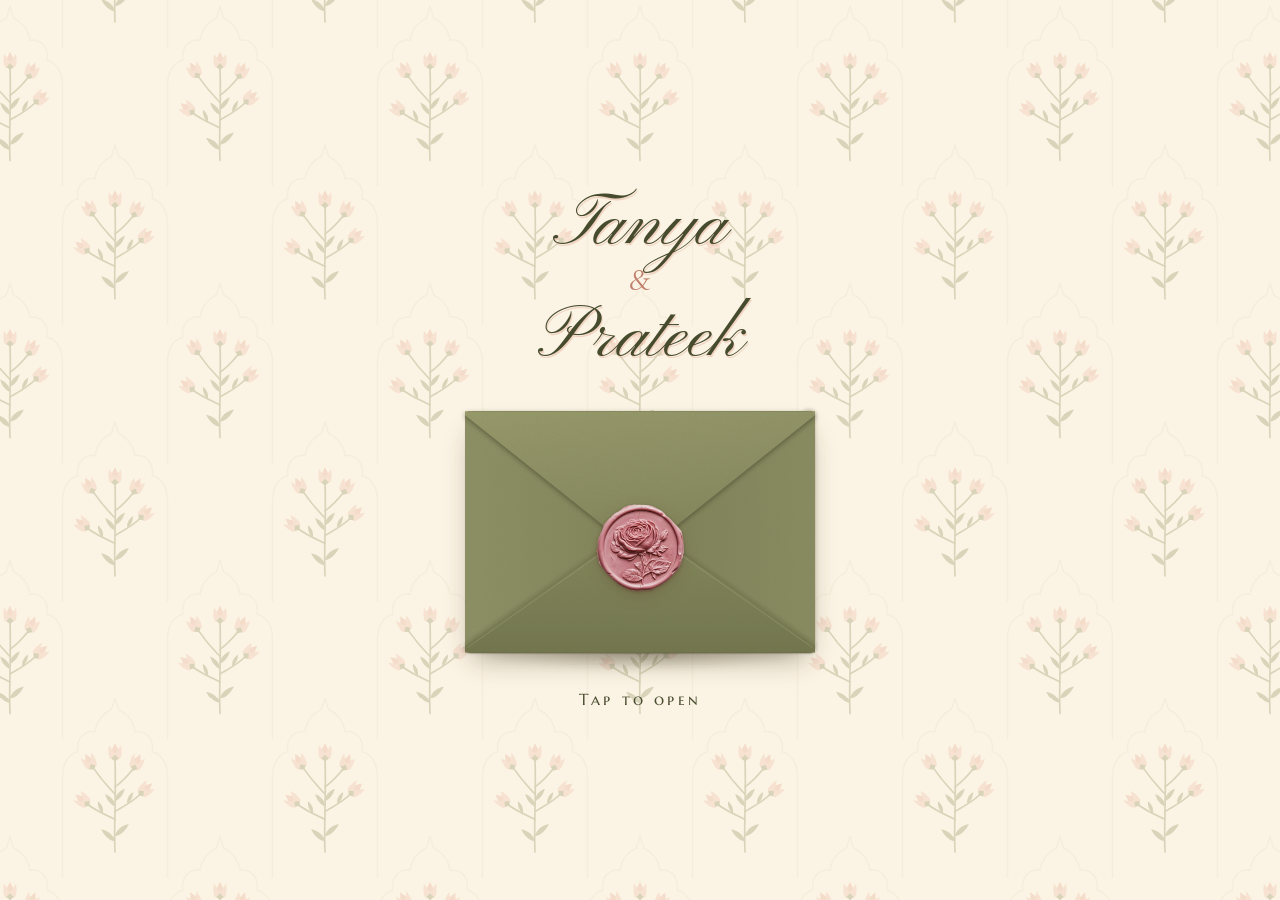
<file: index.html>
<!doctype html>
<html lang="en" class="no-js">
<head>
  <meta charset="utf-8">
  <meta name="viewport" content="width=device-width, initial-scale=1, viewport-fit=cover">
  <meta name="color-scheme" content="light dark">
  <meta name="theme-color" content="#FBF3E3">
  <title>Tanya &amp; Prateek's Engagement</title>
  <meta name="description" content="Our kids are getting engaged! Join us on Sunday, 6 December 2026 at Namami Ganges, Rishikesh.">
  <meta property="og:type" content="website">
  <meta property="og:title" content="Tanya &amp; Prateek · You're invited">
  <meta property="og:description" content="Sunday, 6 December 2026 · Namami Ganges, Rishikesh">
  <meta property="og:url" content="https://prateeksethi.tanyaarora.in/">
  <meta property="og:image" content="https://prateeksethi.tanyaarora.in/assets/preview.jpg">
  <meta property="og:image:width" content="1200">
  <meta property="og:image:height" content="630">
  <meta name="twitter:card" content="summary_large_image">
  <link rel="canonical" href="https://prateeksethi.tanyaarora.in/">
  <link rel="icon" href="assets/flower.svg" type="image/svg+xml">
  <link rel="preconnect" href="https://fonts.googleapis.com">
  <link rel="preconnect" href="https://fonts.gstatic.com" crossorigin>
  <link href="https://fonts.googleapis.com/css2?family=Marcellus&family=Marcellus+SC&family=Pinyon+Script&family=Spectral:ital,wght@0,300;0,400;0,500;1,300;1,400&display=swap" rel="stylesheet">
  <link rel="stylesheet" href="style.css">
</head>
<body>

<!-- Drawings used across the page: block-print sprig, wax seal, and the icons -->
<svg width="0" height="0" style="position:absolute" aria-hidden="true" focusable="false">
  <defs>
    <linearGradient id="orn-l" gradientUnits="userSpaceOnUse" x1="6" y1="0" x2="86" y2="0"><stop offset="0" stop-color="#B4B78E" stop-opacity="0"/><stop offset="1" stop-color="#B4B78E"/></linearGradient>
    <linearGradient id="orn-r" gradientUnits="userSpaceOnUse" x1="214" y1="0" x2="134" y2="0"><stop offset="0" stop-color="#B4B78E" stop-opacity="0"/><stop offset="1" stop-color="#B4B78E"/></linearGradient>

    <path id="sp-leaf" d="M0 0 C5 -4.5 13 -5.2 21 -1.2 C13 3 5 3 0 0Z" fill="#7F834D"/>
    <g id="sp-flower">
      <path d="M-6.2 0 C-7.8 -4 -7.8 -9 -6.8 -14.5 L-3.3 -9.6 L0 -16.5 L3.3 -9.6 L6.8 -14.5 C7.8 -9 7.8 -4 6.2 0 C3 2.6 -3 2.6 -6.2 0Z" fill="#EDB7A3"/>
      <path d="M-3.3 -9.6 L0 -16.5 L3.3 -9.6 C2.2 -4.5 -2.2 -4.5 -3.3 -9.6Z" fill="#E3A08B"/>
      <path d="M-4.2 0.6 L0 -3.6 L4.2 0.6 L0 4Z" fill="#7F834D"/>
    </g>

    <symbol id="sprig" viewBox="-42 -64 84 132">
      <g fill="none" stroke="#7F834D" stroke-width="1.9" stroke-linecap="round">
        <path d="M0 64 C-1.5 34 1.5 2 0 -42"/>
        <path d="M0 -2 C-8 -10 -16 -19 -25 -32"/>
        <path d="M0 -10 C8 -16 14 -22 21 -31"/>
        <path d="M0 18 C10 12 20 7 29 -2"/>
        <path d="M0 27 C-10 22 -22 17 -31 10"/>
      </g>
      <use href="#sp-leaf" transform="translate(0 46) rotate(-38)"/>
      <use href="#sp-leaf" transform="translate(0 52) rotate(-142) scale(1 -1)"/>
      <use href="#sp-leaf" transform="translate(0 6) rotate(-48) scale(.85)"/>
      <use href="#sp-leaf" transform="translate(0 12) rotate(-132) scale(.85 -.85)"/>
      <use href="#sp-leaf" transform="translate(14 9) rotate(-60) scale(.7)"/>
      <use href="#sp-leaf" transform="translate(-14 20) rotate(-115) scale(.7 -.7)"/>
      <use href="#sp-flower" transform="translate(0 -43)"/>
      <use href="#sp-flower" transform="translate(-26 -33) rotate(-28)"/>
      <use href="#sp-flower" transform="translate(22 -32) rotate(24)"/>
      <use href="#sp-flower" transform="translate(30 -3) rotate(48)"/>
      <use href="#sp-flower" transform="translate(-32 9) rotate(-52)"/>
    </symbol>

    <!-- divider: two fading rules, a bud and two leaves -->
    <symbol id="orn" viewBox="0 0 220 26">
      <path d="M6 15 H86" stroke="url(#orn-l)" stroke-width="1"/>
      <path d="M134 15 H214" stroke="url(#orn-r)" stroke-width="1"/>
      <circle cx="91" cy="15" r="1.4" fill="#E8B3A0"/><circle cx="129" cy="15" r="1.4" fill="#E8B3A0"/>
      <use href="#sp-leaf" transform="translate(107 18) rotate(198) scale(.62)"/>
      <use href="#sp-leaf" transform="translate(113 18) rotate(-18) scale(.62)"/>
      <use href="#sp-flower" transform="translate(110 19.5) scale(.82)"/>
    </symbol>


    <!-- icons, drawn in the invite's sage / blush block-print colours -->
    <symbol id="i-rings" viewBox="0 0 48 40">
      <circle cx="19" cy="24" r="10.5" fill="none" stroke="#7E8056" stroke-width="3.4"/>
      <circle cx="29" cy="24" r="10.5" fill="none" stroke="#B4B78E" stroke-width="3.4"/>
      <path d="M20.8 13.7 A10.5 10.5 0 0 1 27 17.3" fill="none" stroke="#FBF6EC" stroke-width="6"/>
      <path d="M20.8 13.7 A10.5 10.5 0 0 1 27 17.3" fill="none" stroke="#7E8056" stroke-width="3.4"/>
      <path d="M19 3.2 L23.2 8 L19 13 L14.8 8Z" fill="#E8B3A0"/>
      <path d="M14.8 8 H23.2 M19 3.2 L17.4 8 L19 13 L20.6 8Z" fill="none" stroke="#C98670" stroke-width=".7" stroke-linejoin="round"/>
    </symbol>
    <symbol id="i-dine" viewBox="0 0 48 40">
      <g transform="translate(24 21) rotate(30)">
        <rect x="-1.25" y="-4" width="2.5" height="21" rx="1.25" fill="#B4B78E"/>
        <ellipse cx="0" cy="-11" rx="4.6" ry="6.6" fill="#B4B78E"/>
        <ellipse cx="-1.3" cy="-12.6" rx="1.4" ry="3" fill="#FBF6EC" opacity=".55"/>
      </g>
      <g transform="translate(24 21) rotate(-30)" fill="none" stroke="#7E8056" stroke-linecap="round">
        <path d="M0 -3.5 V16.5" stroke-width="2.5"/>
        <path d="M-4.2 -17.5 V-9.5 C-4.2 -6 -2.3 -4.2 0 -4.2 C2.3 -4.2 4.2 -6 4.2 -9.5 V-17.5" stroke-width="1.7"/>
        <path d="M-1.4 -17.5 V-10 M1.4 -17.5 V-10" stroke-width="1.5"/>
      </g>
      <g transform="translate(24 21)">
        <g fill="#E8B3A0"><ellipse cy="-3.3" rx="2.2" ry="3.2"/><ellipse cy="-3.3" rx="2.2" ry="3.2" transform="rotate(72)"/><ellipse cy="-3.3" rx="2.2" ry="3.2" transform="rotate(144)"/><ellipse cy="-3.3" rx="2.2" ry="3.2" transform="rotate(216)"/><ellipse cy="-3.3" rx="2.2" ry="3.2" transform="rotate(288)"/></g>
        <circle r="1.6" fill="#7E8056"/>
      </g>
    </symbol>
    <symbol id="i-buta" viewBox="0 0 32 40">
      <path d="M16 38.5 C8.3 38.5 3 32.8 3 25.5 C3 17 9.6 11.6 16.5 8.4 C20.3 6.6 23.2 4.6 24.6 1.5 C26.4 5 26 8.8 23.4 11.6 C26.9 14.4 29 19.4 29 25.5 C29 32.8 23.7 38.5 16 38.5Z" fill="#E8B3A0" stroke="#C98670" stroke-width="1"/>
      <path d="M16 34.2 C11.1 34.2 7.8 30.6 7.8 26 C7.8 20.6 12 17.2 16.3 15.2 C18.7 14.1 20.6 12.8 21.5 10.8 C22.6 13 22.4 15.4 20.7 17.2 C22.9 19 24.2 22.1 24.2 26 C24.2 30.6 20.9 34.2 16 34.2Z" fill="#FBF3E6"/>
      <circle cx="16" cy="26.5" r="3.6" fill="#7E8056"/>
      <g fill="#E8B3A0"><circle cx="16" cy="20" r="1.1"/><circle cx="10.8" cy="27.5" r="1.1"/><circle cx="21.2" cy="27.5" r="1.1"/><circle cx="16" cy="31.8" r="1.1"/></g>
    </symbol>
    <symbol id="i-plane" viewBox="0 0 48 40">
      <g transform="rotate(-10 24 20)">
        <path d="M19 18 L26 6.5 L29.6 6.5 L26.9 18Z" fill="#7E8056"/>
        <path d="M19 23 L26 34.5 L29.6 34.5 L26.9 23Z" fill="#666A47"/>
        <path d="M8.6 18 L5.6 10.8 L9 10.8 L13.8 18Z" fill="#7E8056"/>
        <path d="M6 20.5 C6 18.9 7.2 18 9 18 L33 18 C38 18 42.6 19.2 42.6 20.5 C42.6 21.8 38 23 33 23 L9 23 C7.2 23 6 22.1 6 20.5Z" fill="#7E8056"/>
        <g fill="#F1D3C5"><circle cx="13.5" cy="20.3" r=".95"/><circle cx="16.6" cy="20.3" r=".95"/><circle cx="29.6" cy="20.3" r=".95"/><circle cx="32.7" cy="20.3" r=".95"/></g>
        <path d="M37 19 C39 19.2 40.6 19.7 41.3 20.3" fill="none" stroke="#F1D3C5" stroke-width="1" stroke-linecap="round"/>
        <path d="M6 21.3 H42" stroke="#E8B3A0" stroke-width=".8"/>
      </g>
    </symbol>
    <symbol id="i-train" viewBox="0 0 40 44">
      <rect x="8" y="4" width="24" height="30" rx="7" fill="#7E8056"/>
      <rect x="11.5" y="8.5" width="17" height="10" rx="2.5" fill="#F3E7D3"/>
      <rect x="8" y="22" width="24" height="2.4" fill="#E8B3A0"/>
      <circle cx="13.6" cy="28.6" r="2" fill="#F6E8C9"/><circle cx="26.4" cy="28.6" r="2" fill="#F6E8C9"/>
      <path d="M12.5 34 L9 40 M27.5 34 L31 40" stroke="#7E8056" stroke-width="2.2" stroke-linecap="round"/>
      <path d="M5 41.5 H35" stroke="#B4B78E" stroke-width="1.6" stroke-linecap="round"/>
    </symbol>
    <symbol id="i-car" viewBox="0 0 48 36">
      <path d="M4 25.5 V21.8 C4 20.3 5 19.2 6.6 18.9 L11.5 18 L15.4 12.4 C16.1 11.5 17.2 11 18.4 11 H28.6 C29.9 11 31 11.6 31.7 12.7 L35 18 L40.6 19.1 C42.3 19.4 43.5 20.8 43.5 22.5 V25.5Z" fill="#7E8056"/>
      <path d="M16.6 17.6 L18.9 13.6 H23 V17.6Z M24.8 13.6 H28.3 L30.9 17.6 H24.8Z" fill="#F3E7D3"/>
      <rect x="4" y="21.4" width="39.5" height="1.6" fill="#E8B3A0"/>
      <circle cx="13" cy="25.8" r="4.4" fill="#4D4B39"/><circle cx="13" cy="25.8" r="1.8" fill="#D9CFB6"/>
      <circle cx="35" cy="25.8" r="4.4" fill="#4D4B39"/><circle cx="35" cy="25.8" r="1.8" fill="#D9CFB6"/>
      <path d="M2 31.5 H46" stroke="#B4B78E" stroke-width="1.4" stroke-linecap="round"/>
    </symbol>
    <symbol id="i-music" viewBox="0 0 24 24">
      <path d="M9 17.6V6.4l10-2.3v11.3M9 9l10-2.3" fill="none" stroke="currentColor" stroke-width="1.6" stroke-linejoin="round"/>
      <ellipse cx="6.6" cy="17.7" rx="2.7" ry="2.05" transform="rotate(-18 6.6 17.7)" fill="currentColor"/>
      <ellipse cx="16.6" cy="15.4" rx="2.7" ry="2.05" transform="rotate(-18 16.6 15.4)" fill="currentColor"/>
    </symbol>
    <symbol id="i-arrow" viewBox="0 0 30 12"><path d="M1 6 H27 M21.5 1.5 L27.5 6 L21.5 10.5" fill="none" stroke="currentColor" stroke-width="1.3" stroke-linecap="round" stroke-linejoin="round"/></symbol>
  </defs>
</svg>

<div class="petals petals--back" id="petalsBack" aria-hidden="true"></div>

<!-- ============ Landing: names + sealed envelope ============ -->
<div class="intro" id="intro">
  <div class="intro__inner">
    <p class="intro__names script lockup"><span class="lockup__a">Tanya</span><span class="lockup__amp">&amp;</span><span class="lockup__b">Prateek</span></p>

    <button class="envelope" id="openBtn" type="button" aria-label="Open the invitation">
      <span class="env__shadow"></span>
      <span class="env__back"><span class="env__liner"></span></span>
      <span class="env__letter">
        <span class="env__letter-title script">You're invited</span>
        <svg class="env__letter-orn" aria-hidden="true"><use href="#orn"/></svg>
      </span>
      <svg class="env__pocket" viewBox="0 0 290 200" preserveAspectRatio="none" aria-hidden="true">
        <defs>
          <linearGradient id="pk-l" x1="0" x2="1"><stop offset="0" stop-color="#8E9166"/><stop offset="1" stop-color="#83865B"/></linearGradient>
          <linearGradient id="pk-r" x1="1" x2="0"><stop offset="0" stop-color="#8A8D62"/><stop offset="1" stop-color="#808359"/></linearGradient>
          <linearGradient id="pk-b" x1="0" y1="1" x2="0" y2="0"><stop offset="0" stop-color="#74774F"/><stop offset="1" stop-color="#868A5F"/></linearGradient>
          <filter id="pk-sh" x="-10%" y="-20%" width="120%" height="140%"><feDropShadow dx="0" dy="-1" stdDeviation="1.8" flood-color="#2F2F1C" flood-opacity=".3"/></filter>
        </defs>
        <path d="M0 6 Q0 0 6 0 L137 103 Q145.5 109.5 137 116 L6 200 Q0 200 0 194Z" fill="url(#pk-l)"/>
        <path d="M290 6 Q290 0 284 0 L153 103 Q144.5 109.5 153 116 L284 200 Q290 200 290 194Z" fill="url(#pk-r)" filter="url(#pk-sh)"/>
        <path d="M0 200 V195 L138.5 98.5 Q145 94 151.5 98.5 L290 195 V200Z" fill="url(#pk-b)" filter="url(#pk-sh)"/>
        <path d="M2 196 L139 99.6 Q145 95.4 151 99.6 L288 196" fill="none" stroke="#A3A67B" stroke-opacity=".5" stroke-width=".8"/>
      </svg>
      <span class="env__flap-shade"><span></span></span>
      <span class="env__flap">
        <span class="env__face env__face--out"></span>
        <span class="env__face env__face--in"></span>
      </span>
      <span class="env__seal">
        <span class="env__seal-half env__seal-half--l"><img src="assets/seal.webp" alt="" width="300" height="300"></span>
        <span class="env__seal-half env__seal-half--r"><img src="assets/seal.webp" alt="" width="300" height="300"></span>
      </span>
    </button>

    <p class="intro__hint"><span>Tap to open</span></p>
  </div>
</div>

<!-- ============ The invitation ============ -->
<main class="app" id="app">
  <div class="frame-wrap">
    <button class="side-nav side-nav--prev" type="button" data-step="-1" aria-label="Previous page"><svg><use href="#i-arrow"/></svg></button>

    <div class="frame">
      <div class="card">
        <div class="stage" id="stage">

          <!-- 1 · Cover -->
          <section class="page page--cover is-active" data-page="invite" aria-labelledby="h-invite">
            <div class="page__inner cover">
              <p class="cover__lead reveal" style="--i:0">Our kids are getting</p>
              <h1 class="cover__title script reveal" style="--i:1" id="h-invite" tabindex="-1">Engaged</h1>
              <p class="cover__bless reveal" style="--i:2"><span class="nw">And they can't do it</span> <span class="nw">without your blessings!</span></p>
              <svg class="orn reveal" style="--i:4" aria-hidden="true"><use href="#orn"/></svg>
              <p class="cover__join reveal" style="--i:5">Join us</p>
              <p class="cover__date reveal" style="--i:6">Sunday, 6 December 2026</p>
              <button class="btn btn--line cover__cta reveal" style="--i:7" type="button" data-go="when">See more details</button>

              <div class="kids">
                <div class="kids__box">
                  <div class="kids__fig">
                    <span class="kid-name kid-name--p script">Prateek</span>
                    <span class="kid-name kid-name--t script">Tanya</span>
                    <svg class="arrow arrow--p" viewBox="0 0 60 110" aria-hidden="true"><path pathLength="1" d="M20 4 C4 32 5 72 40 100"/><path pathLength="1" class="arrow__head" d="M35.8 88.7 L40 100 L28.2 98"/></svg>
                    <svg class="arrow arrow--t" viewBox="0 0 60 110" aria-hidden="true"><path pathLength="1" d="M40 4 C56 32 55 72 20 100"/><path pathLength="1" class="arrow__head" d="M24.2 88.7 L20 100 L31.8 98"/></svg>
                    <img class="kids__img" src="assets/kids.webp" width="818" height="602" alt="Childhood photos of Prateek (left) and Tanya (right), holding hands">
                  </div>
                </div>
              </div>
            </div>
          </section>

          <!-- 2 · Join us -->
          <section class="page" data-page="when" aria-labelledby="h-when">
            <div class="page__inner">
              <p class="eyebrow">Save the date</p>
              <h2 class="h2 script" id="h-when" tabindex="-1">Join us</h2>
              <svg class="orn" aria-hidden="true"><use href="#orn"/></svg>

              <div class="date">
                <p class="date__month">December</p>
                <div class="date__row">
                  <span class="date__side">Sunday</span>
                  <span class="date__day">06</span>
                  <span class="date__side">2026</span>
                </div>
                <p class="date__count" id="countdown" hidden></p>
              </div>

              <div class="events">
                <div class="event">
                  <svg class="ico ico--event" aria-hidden="true"><use href="#i-rings"/></svg>
                  <p class="event__time">4:00 pm</p>
                  <p class="event__what">Ring ceremony</p>
                </div>
                <span class="events__rule" aria-hidden="true"></span>
                <div class="event">
                  <svg class="ico ico--event" aria-hidden="true"><use href="#i-dine"/></svg>
                  <p class="event__time">8:00 pm</p>
                  <p class="event__what">Dinner</p>
                </div>
              </div>

              <p class="place-line"><svg class="ico ico--buta" aria-hidden="true"><use href="#i-buta"/></svg>Namami Ganges, Rishikesh</p>


            </div>
          </section>

          <!-- 3 · Venue -->
          <!-- CONFIRM WITH TANYA: venue spelling and that it is the Shivpuri resort -->
          <section class="page" data-page="venue" aria-labelledby="h-venue">
            <div class="page__inner">
              <p class="eyebrow">The venue</p>
              <h2 class="h2 h2--long script" id="h-venue" tabindex="-1">Namami Ganges</h2>
              <p class="venue__where">Shivpuri, Rishikesh<br>Uttarakhand</p>
              <p class="venue__note">On the banks of the Ganga, about 16 km upstream from Rishikesh town on the Badrinath road.</p>

              <figure class="map">
                <svg viewBox="0 0 340 232" role="img" aria-labelledby="mapTitle">
                  <title id="mapTitle">Sketch map: the venue at Shivpuri is up the river from Rishikesh. Jolly Grant Airport is to the west, Haridwar to the south.</title>
                  <rect x="0" y="0" width="340" height="232" fill="#F7EFE0"/>
                  <rect x="6" y="6" width="328" height="220" fill="none" stroke="#CFC5A9" stroke-width=".8"/>
                  <rect x="9.5" y="9.5" width="321" height="213" fill="none" stroke="#DED5BC" stroke-width=".6"/>
                  <g fill="none" stroke="#E8DFC8" stroke-width="1.3">
                    <path d="M10 58 C40 40 82 52 122 32 S204 12 244 26 S318 22 330 14"/>
                    <path d="M10 84 C34 70 70 82 104 64 S168 46 196 54"/>
                    <path d="M210 170 C240 150 282 160 330 138"/>
                    <path d="M230 200 C262 182 300 190 330 174"/>
                  </g>
                  <g fill="#C3C69E">
                    <path d="M40 120 l6 -12 6 12z"/><path d="M50 128 l5 -10 5 10z"/>
                    <path d="M262 132 l6 -12 6 12z"/><path d="M276 140 l5 -10 5 10z"/>
                    <path d="M140 32 l5 -10 5 10z"/><path d="M300 92 l5 -10 5 10z"/>
                  </g>
                  <path d="M336 40 C318 52 296 68 270 82 C248 94 232 88 214 94 C198 100 194 110 184 118 C168 132 150 144 132 162 C112 182 92 194 76 208 C68 216 63 222 60 226" fill="none" stroke="#C4D3C6" stroke-width="10" stroke-linecap="round"/>
                  <path d="M336 40 C318 52 296 68 270 82 C248 94 232 88 214 94 C198 100 194 110 184 118 C168 132 150 144 132 162 C112 182 92 194 76 208 C68 216 63 222 60 226" fill="none" stroke="#E4EDE4" stroke-width="2" stroke-dasharray="3 11" stroke-linecap="round"/>
                  <text class="map__river-label" transform="translate(112 166) rotate(-42)">Ganga</text>
                  <g fill="none" stroke="#D99A84" stroke-width="1.6" stroke-dasharray="4 5" stroke-linecap="round">
                    <path d="M90 38 C112 54 150 66 176 94"/>
                    <path d="M184 98 C200 86 216 80 234 74 C248 70 256 68 262 67"/>
                    <path d="M74 198 C98 174 134 148 172 106"/>
                  </g>
                  <circle cx="90" cy="38" r="12.5" fill="#FBF6EC" stroke="#9A9D73" stroke-width="1"/>
                  <svg x="80" y="29.5" width="20" height="17"><use href="#i-plane"/></svg>
                  <text class="map__label" x="24" y="66">Jolly Grant Airport</text>
                  <text class="map__sub" x="24" y="80">Dehradun</text>
                  <circle cx="180" cy="98" r="4.2" fill="#7E8056"/><circle cx="180" cy="98" r="7" fill="none" stroke="#7E8056" stroke-opacity=".35"/>
                  <text class="map__label" x="170" y="125" text-anchor="end">Rishikesh</text>
                  <circle cx="72" cy="200" r="4.2" fill="#7E8056"/>
                  <text class="map__label" x="86" y="212">Haridwar</text>
                  <circle class="map__pulse" cx="268" cy="68" r="6" fill="#E8B3A0"/>
                  <svg x="256" y="36" width="24" height="30"><use href="#i-buta"/></svg>
                  <text class="map__venue" x="262" y="28" text-anchor="middle">Namami Ganges</text>
                  <text class="map__sub" x="284" y="56">Shivpuri</text>
                  <g transform="translate(314 202)" fill="#9C9A80"><path d="M0 -13 l4.5 11 -4.5 -2.8 -4.5 2.8z"/><text class="map__sub" x="0" y="9" text-anchor="middle">N</text></g>
                </svg>
              </figure>

              <div class="btn-row">
                <a class="btn btn--primary" id="dirLink" href="#" target="_blank" rel="noopener">Get directions</a>
              </div>

            </div>
          </section>

          <!-- 4 · Travel -->
          <section class="page" data-page="travel" aria-labelledby="h-travel">
            <div class="page__inner">
              <p class="eyebrow">Getting there</p>
              <h2 class="h2 script" id="h-travel" tabindex="-1">Travel</h2>
              <p class="lede">Approximate distances and travel times to the venue in Shivpuri.</p>

              <ul class="travel">
                <li class="trow">
                  <svg class="ico ico--travel" aria-hidden="true"><use href="#i-plane"/></svg>
                  <div class="trow__body">
                    <p class="trow__kind">By air · Dehradun</p>
                    <h3>Jolly Grant Airport</h3>
                    <p class="trow__meta"><span class="code">DED</span>40&nbsp;km · 1–1¼&nbsp;hrs</p>
                  </div>
                </li>
                <li class="trow">
                  <svg class="ico ico--travel" aria-hidden="true"><use href="#i-train"/></svg>
                  <div class="trow__body">
                    <p class="trow__kind">By train</p>
                    <h3>Yog Nagari Rishikesh</h3>
                    <p class="trow__meta"><span class="code">YNRK</span>20&nbsp;km · 45&nbsp;min</p>
                    <h3 class="trow__h-2">Haridwar Junction</h3>
                    <p class="trow__meta"><span class="code">HW</span>45&nbsp;km · 1¼–1½&nbsp;hrs</p>
                  </div>
                </li>
                <li class="trow">
                  <svg class="ico ico--travel" aria-hidden="true"><use href="#i-car"/></svg>
                  <div class="trow__body">
                    <p class="trow__kind">By road</p>
                    <h3>From Delhi</h3>
                    <p class="trow__meta">260&nbsp;km · 6–7&nbsp;hrs</p>
                  </div>
                </li>
              </ul>


            </div>
          </section>

          <!-- 5 · Theme / dress code -->
          <section class="page" data-page="dress" aria-labelledby="h-dress">
            <div class="page__inner">
              <p class="eyebrow">Theme</p>
              <h2 class="h2 script" id="h-dress" tabindex="-1">Dress code</h2>

              <div class="attire">
                <p class="attire__for">Ring ceremony</p>
                <p class="attire__title script">Pastels, please</p>
                <div class="swatches" aria-hidden="true"><span style="--c:#F2CBC2"></span><span style="--c:#F7D8BF"></span><span style="--c:#F1E4B2"></span><span style="--c:#CFE2CC"></span><span style="--c:#C9DBEA"></span><span style="--c:#DDD0EA"></span></div>
                <p class="attire__text">Any pastel colours of your choice. Please avoid whites, and keep a warm layer handy, as it can get a little cold.</p>
                <span class="attire__rule" aria-hidden="true"></span>
                <p class="attire__for">After party</p>
                <p class="attire__title attire__title--sm script lockup"><span>Western</span><span class="lockup__amp">&amp;</span><span>comfortable</span></p>
              </div>

              <button class="next-link" type="button" data-go="celebrate">Next <svg><use href="#i-arrow"/></svg></button>
            </div>
          </section>

          <!-- 6 · Sign-off from the families -->
          <section class="page" data-page="celebrate" aria-labelledby="h-celebrate">
            <div class="page__inner closing">
              <svg class="closing__sprig" aria-hidden="true"><use href="#sprig"/></svg>
              <h2 class="closing__line" id="h-celebrate" tabindex="-1">We can't wait to celebrate with you</h2>
              <svg class="orn" aria-hidden="true"><use href="#orn"/></svg>
              <p class="closing__names script lockup"><span>Aroras</span><span class="lockup__amp">&amp;</span><span>Sethis</span></p>
              <p class="closing__date">06 · 12 · 2026</p>
              <button class="next-link next-link--back" type="button" data-go="invite"><svg><use href="#i-arrow"/></svg> Back to the invite</button>
            </div>
          </section>

        </div>
      </div>
      <button class="music" id="musicBtn" type="button" aria-pressed="false" aria-label="Play music"><svg aria-hidden="true"><use href="#i-music"/></svg></button>
    </div>

    <button class="side-nav side-nav--next" type="button" data-step="1" aria-label="Next page"><svg><use href="#i-arrow"/></svg></button>
  </div>

  <nav class="tabs" aria-label="Invitation pages">
    <a class="tab" href="#invite" data-go="invite" aria-current="page">Invite</a>
    <a class="tab" href="#when" data-go="when">When</a>
    <a class="tab" href="#venue" data-go="venue">Venue</a>
    <a class="tab" href="#travel" data-go="travel">Travel</a>
    <a class="tab" href="#dress" data-go="dress">Attire</a>
  </nav>
</main>

<div class="petals petals--front" id="petalsFront" aria-hidden="true"></div>

<!-- background music: "Happy Guitar" by andriig; starts when the envelope is tapped -->
<audio id="bgm" src="assets/music.mp4" loop preload="none"></audio>

<script src="script.js"></script>
</body>
</html>
</file>
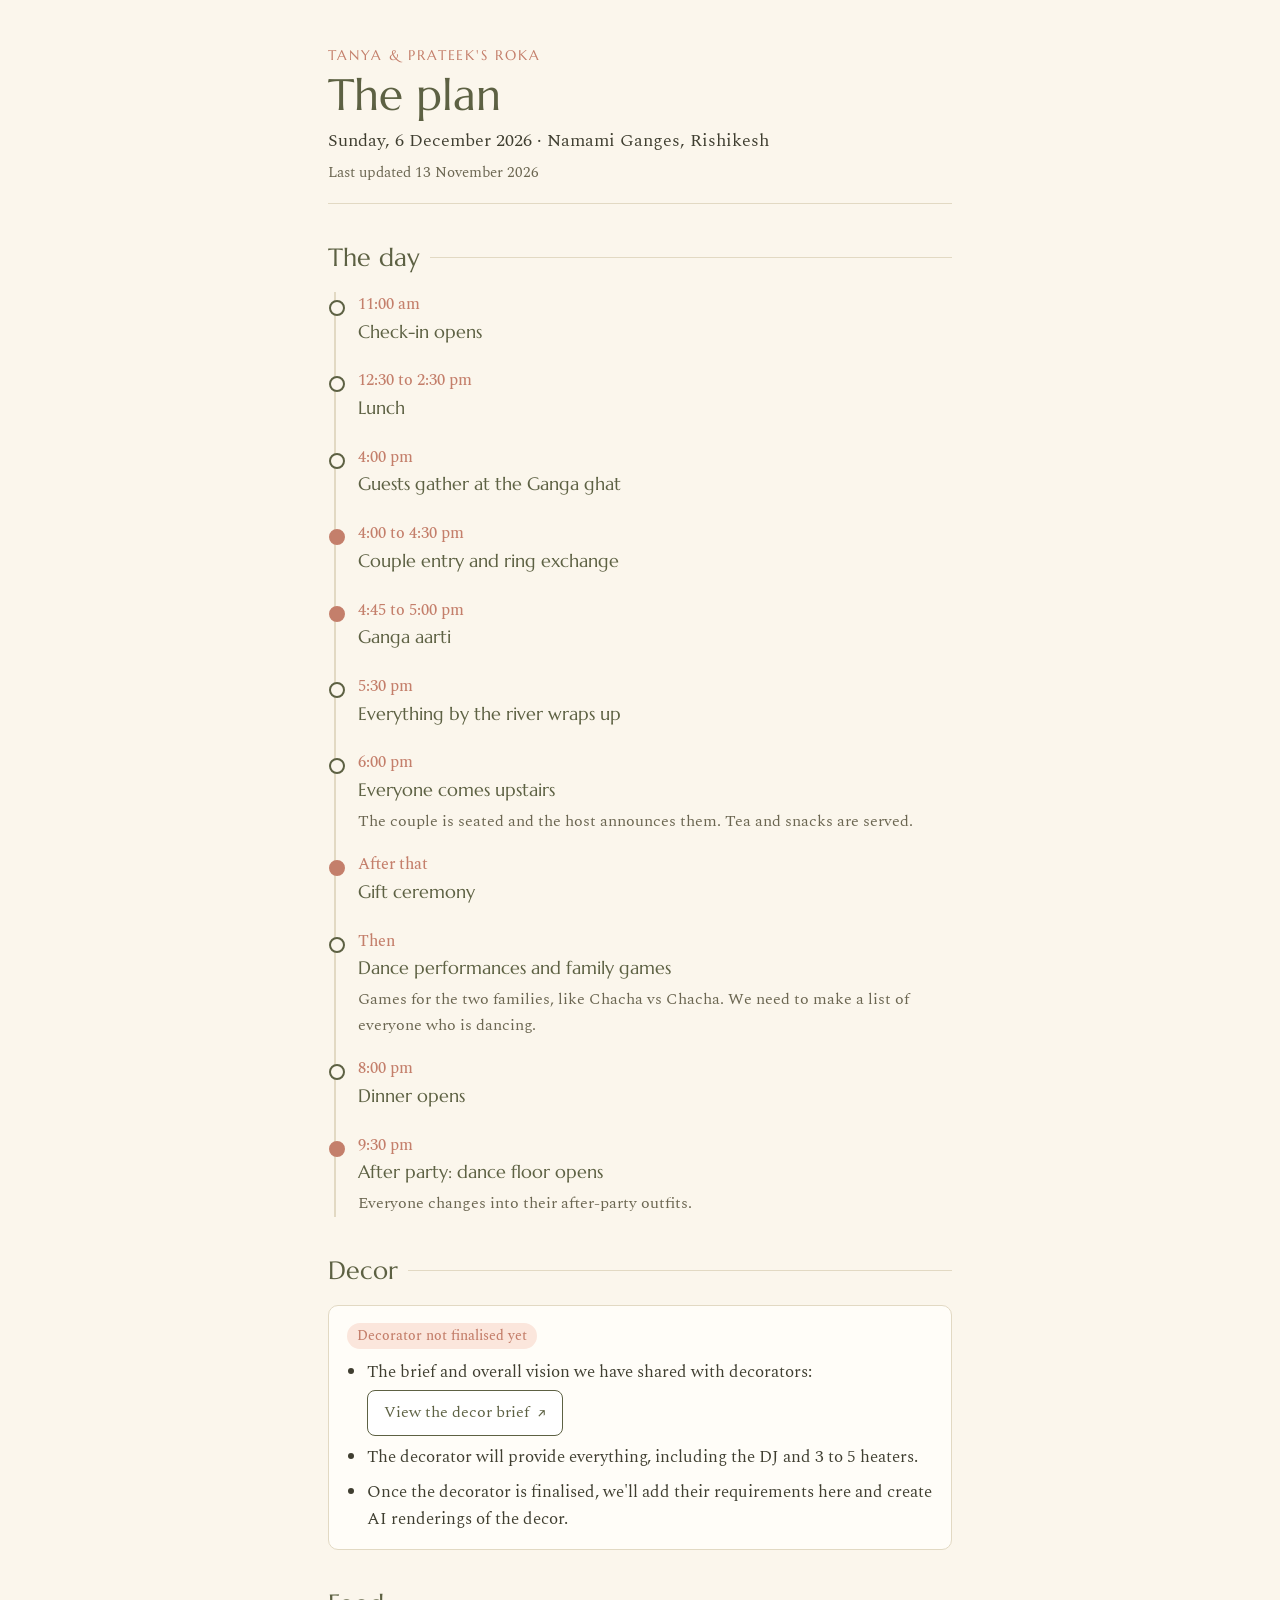
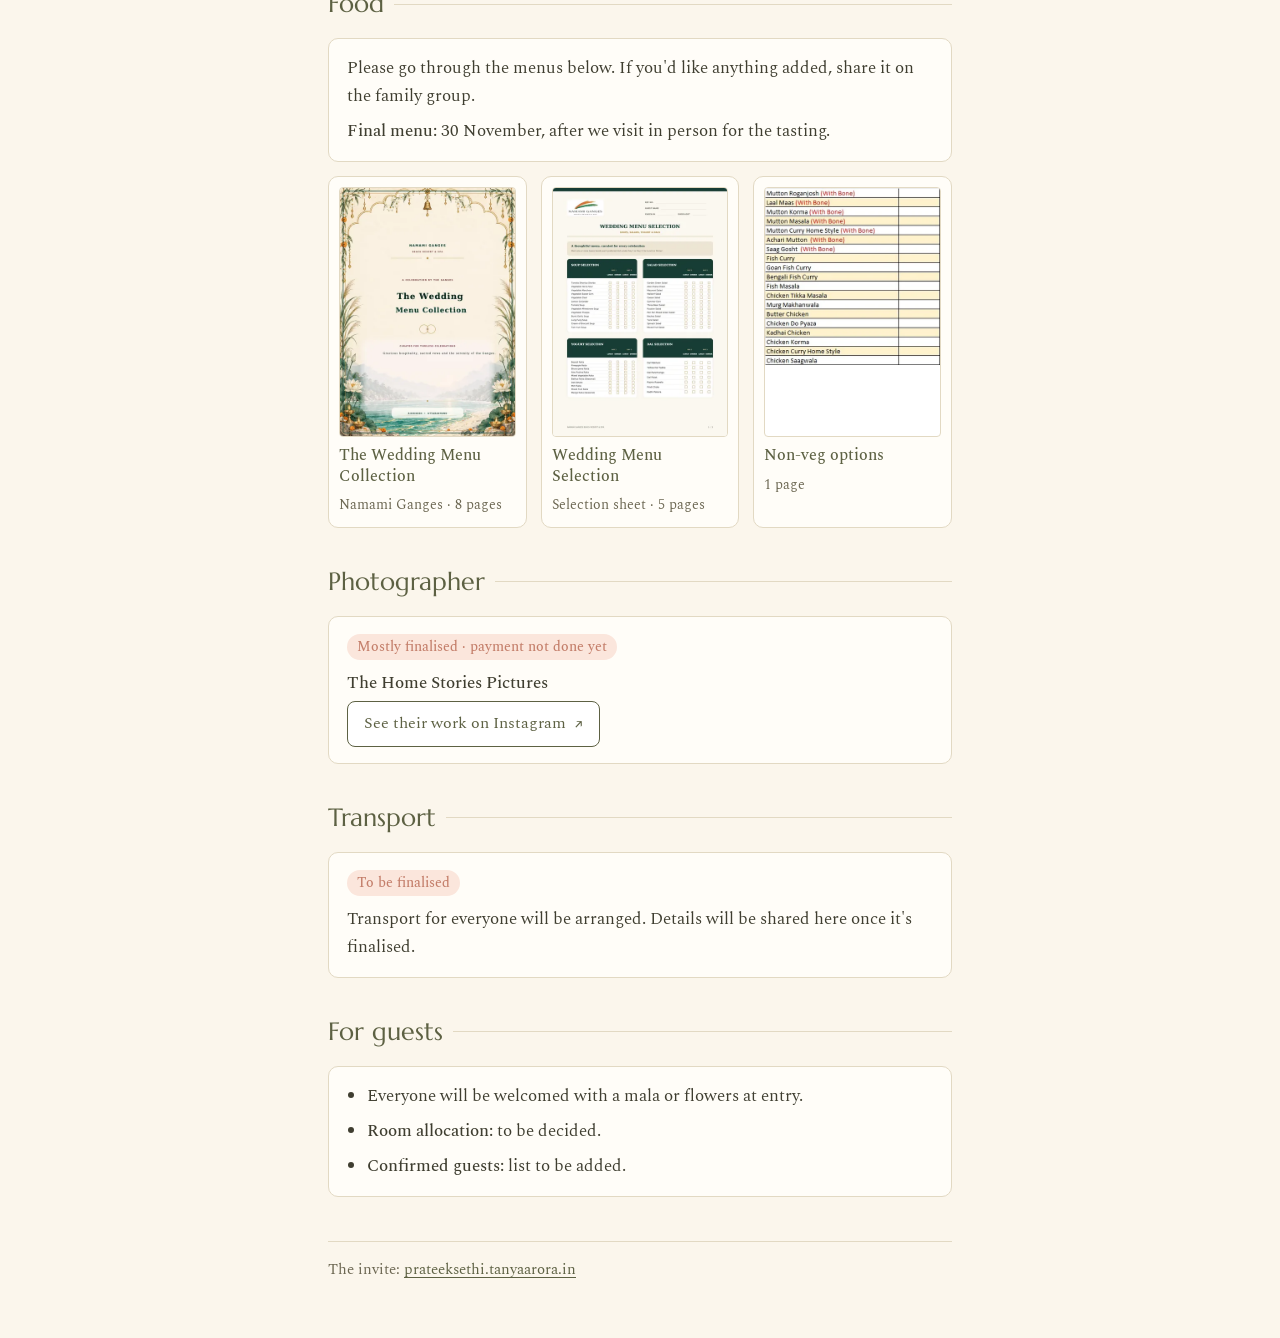
<file: plannn/index.html>
<!doctype html>
<html lang="en">
<head>
  <meta charset="utf-8">
  <meta name="viewport" content="width=device-width, initial-scale=1">
  <meta name="robots" content="noindex, nofollow">
  <meta name="color-scheme" content="light dark">
  <title>Roka Plan · Tanya &amp; Prateek</title>
  <meta name="description" content="The plan for Tanya and Prateek's roka on 6 December 2026.">
  <meta property="og:title" content="Roka plan · Tanya &amp; Prateek">
  <meta property="og:description" content="Sunday, 6 December 2026 · Namami Ganges, Rishikesh. The plan for the day.">
  <meta property="og:image" content="https://prateeksethi.tanyaarora.in/assets/preview.jpg">
  <link rel="icon" href="../assets/flower.svg" type="image/svg+xml">
  <link rel="preconnect" href="https://fonts.googleapis.com">
  <link rel="preconnect" href="https://fonts.gstatic.com" crossorigin>
  <link href="https://fonts.googleapis.com/css2?family=Marcellus&family=Spectral:ital,wght@0,400;0,500;1,400&display=swap" rel="stylesheet">
  <style>
    /* A plain, readable plan page in the invite's colours. No animation, just information. */
    :root {
      --bg: #FBF6EC;
      --panel: #FFFDF8;
      --ink: #3F3E30;
      --muted: #6B6651;
      --sage: #5D6143;
      --rule: #E2D9C3;
      --blush: #C47F6B;
      --chip: #FBE6DC;
      color-scheme: light dark;
    }
    /* Android (Samsung Internet, Chrome) auto-darkens light pages in dark mode, which wrecked the invite.
       Saying the page supports dark mode turns that off; the "dark" colours below are the same cream look on purpose. */
    @media (prefers-color-scheme: dark) {
      :root { color-scheme: light dark; }
      html, body { background-color: var(--bg); color: var(--ink); }
    }
    
    * { box-sizing: border-box; }
    body {
      margin: 0; background: var(--bg); color: var(--ink);
      font-family: "Spectral", Georgia, serif; font-size: 17px; line-height: 1.6;
      -webkit-font-smoothing: antialiased;
    }
    .wrap { max-width: 660px; margin: 0 auto; padding: 28px max(18px, env(safe-area-inset-left)) 56px max(18px, env(safe-area-inset-right)); }
    h1, h2, h3 { font-family: "Marcellus", Georgia, serif; font-weight: 400; color: var(--sage); margin: 0; }
    h1 { font-size: 38px; line-height: 1.15; }
    h2 { font-size: 25px; margin-bottom: 14px; display: flex; align-items: center; gap: 10px; }
    h2::after { content: ""; flex: 1; height: 1px; background: var(--rule); }
    h3 { font-size: 18px; margin: 0 0 4px; }
    p, ul, ol { margin: 0; }
    a { color: var(--sage); text-underline-offset: 3px; }
    b { font-weight: 500; }

    header { padding-bottom: 18px; border-bottom: 1px solid var(--rule); }
    .kicker { font-family: "Marcellus", Georgia, serif; font-size: 14px; letter-spacing: .14em; text-transform: uppercase; color: var(--blush); margin-bottom: 4px; }
    .meta { margin-top: 6px; font-size: 18px; }
    .updated { margin-top: 6px; font-size: 14.5px; color: var(--muted); }

    section { padding-top: 34px; }

    /* The day */
    .timeline { list-style: none; padding: 0; border-left: 2px solid var(--rule); margin-left: 6px; }
    .timeline li { position: relative; padding: 0 0 18px 22px; }
    .timeline li::before {
      content: ""; position: absolute; left: -7px; top: 8px;
      width: 12px; height: 12px; border-radius: 50%; background: var(--bg); border: 2px solid var(--sage);
    }
    .timeline li.key::before { background: var(--blush); border-color: var(--blush); }
    .timeline time { display: block; font-size: 16px; font-weight: 500; color: var(--blush); font-variant-numeric: lining-nums; }
    .timeline p { color: var(--muted); font-size: 16px; }
    .timeline li:last-child { padding-bottom: 0; }

    .panel { background: var(--panel); border: 1px solid var(--rule); border-radius: 10px; padding: 16px 18px; }
    .panel + .panel { margin-top: 12px; }
    ul.list { padding-left: 20px; }
    ul.list li + li { margin-top: 8px; }
    .status {
      display: inline-block; margin-bottom: 10px; padding: 2px 10px; border-radius: 999px;
      background: var(--chip); color: var(--blush); font-size: 14px; font-weight: 500;
    }
    .linkbtn {
      display: inline-flex; align-items: center; gap: 8px; margin-top: 4px;
      padding: 9px 16px; border: 1px solid var(--sage); border-radius: 8px;
      color: var(--sage); text-decoration: none; font-size: 16px; background: #fff;
    }
    .linkbtn::after { content: "↗"; font-size: 14px; }

    /* Food: menu cards that open in a viewer */
    .note { margin-bottom: 14px; }
    .note__final { margin-top: 8px; }
    .menus { display: grid; grid-template-columns: repeat(auto-fill, minmax(150px, 1fr)); gap: 14px; }
    .menu-card {
      display: flex; flex-direction: column; gap: 8px; padding: 10px; text-align: left;
      background: var(--panel); border: 1px solid var(--rule); border-radius: 10px;
      font: inherit; color: inherit; cursor: pointer;
    }
    .menu-card img { width: 100%; height: auto; aspect-ratio: 210 / 297; object-fit: cover; object-position: top; border-radius: 4px; border: 1px solid var(--rule); background: #fff; }
    .menu-card img.fit { object-fit: contain; }
    .menu-card b { font-size: 16px; line-height: 1.3; color: var(--sage); }
    .menu-card span { font-size: 14px; color: var(--muted); }
    .menu-card:focus-visible, .linkbtn:focus-visible { outline: 2px solid var(--blush); outline-offset: 2px; }

    /* Viewer: full screen, scroll through pages, × to close. No download link anywhere. */
    .viewer {
      width: 100%; max-width: none; height: 100%; max-height: none; margin: 0; padding: 0; border: 0;
      background: rgb(38, 39, 28);
    }
    .viewer::backdrop { background: rgba(38, 39, 28, .6); }
    .viewer__bar {
      position: sticky; top: 0; z-index: 2;
      display: flex; align-items: center; justify-content: space-between; gap: 12px;
      padding: max(10px, env(safe-area-inset-top)) 14px 10px;
      background: rgba(38, 39, 28, .96); color: #F6EFE1;
    }
    .viewer__title { font-family: "Marcellus", Georgia, serif; font-size: 18px; }
    .viewer__close {
      flex: none; width: 44px; height: 44px; border-radius: 50%; border: 0; cursor: pointer;
      background: #F6EFE1; color: #2E2F22; font-size: 26px; line-height: 44px; text-align: center;
    }
    .viewer__pages {
      display: grid; gap: 14px; justify-items: center;
      padding: 6px 12px max(24px, env(safe-area-inset-bottom));
      overflow-y: auto; height: calc(100% - 64px);
    }
    .viewer__pages img {
      width: 100%; max-width: 900px; height: auto; background: #fff; border-radius: 4px;
      -webkit-user-select: none; user-select: none; -webkit-touch-callout: none; pointer-events: none;
    }
    .viewer__pages img.small { width: auto; max-width: 100%; }

    footer { margin-top: 44px; padding-top: 16px; border-top: 1px solid var(--rule); font-size: 15px; color: var(--muted); }

    @media (min-width: 640px) {
      h1 { font-size: 44px; }
      .wrap { padding-top: 44px; }
    }
  </style>
</head>
<body>
<div class="wrap">

  <header>
    <p class="kicker">Tanya &amp; Prateek's roka</p>
    <h1>The plan</h1>
    <p class="meta">Sunday, 6 December 2026 · Namami Ganges, Rishikesh</p>
    <p class="updated">Last updated 13 November 2026</p>
  </header>

  <section id="day">
    <h2>The day</h2>
    <ol class="timeline">
      <li>
        <time>11:00 am</time>
        <h3>Check-in opens</h3>
      </li>
      <li>
        <time>12:30 to 2:30 pm</time>
        <h3>Lunch</h3>
      </li>
      <li>
        <time>4:00 pm</time>
        <h3>Guests gather at the Ganga ghat</h3>
      </li>
      <li class="key">
        <time>4:00 to 4:30 pm</time>
        <h3>Couple entry and ring exchange</h3>
      </li>
      <li class="key">
        <time>4:45 to 5:00 pm</time>
        <h3>Ganga aarti</h3>
      </li>
      <li>
        <time>5:30 pm</time>
        <h3>Everything by the river wraps up</h3>
      </li>
      <li>
        <time>6:00 pm</time>
        <h3>Everyone comes upstairs</h3>
        <p>The couple is seated and the host announces them. Tea and snacks are served.</p>
      </li>
      <li class="key">
        <time>After that</time>
        <h3>Gift ceremony</h3>
      </li>
      <li>
        <time>Then</time>
        <h3>Dance performances and family games</h3>
        <p>Games for the two families, like Chacha vs Chacha. We need to make a list of everyone who is dancing.</p>
      </li>
      <li>
        <time>8:00 pm</time>
        <h3>Dinner opens</h3>
      </li>
      <li class="key">
        <time>9:30 pm</time>
        <h3>After party: dance floor opens</h3>
        <p>Everyone changes into their after-party outfits.</p>
      </li>
    </ol>
  </section>

  <section id="decor">
    <h2>Decor</h2>
    <div class="panel">
      <span class="status">Decorator not finalised yet</span>
      <ul class="list">
        <li>The brief and overall vision we have shared with decorators:<br>
          <a class="linkbtn" href="https://canva.link/yc7pn8pl6rxbpvj" target="_blank" rel="noopener">View the decor brief</a></li>
        <li>The decorator will provide everything, including the DJ and 3 to 5 heaters.</li>
        <li>Once the decorator is finalised, we'll add their requirements here and create AI renderings of the decor.</li>
      </ul>
    </div>
  </section>

  <section id="food">
    <h2>Food</h2>
    <div class="panel note">
      <p>Please go through the menus below. If you'd like anything added, share it on the family group.</p>
      <p class="note__final"><b>Final menu:</b> 30 November, after we visit in person for the tasting.</p>
    </div>
    <div class="menus">
      <button class="menu-card" type="button" data-menu="namami" data-pages="8" data-title="The Wedding Menu Collection">
        <img src="menus/namami-cover.webp" alt="" width="420" height="594" loading="lazy">
        <b>The Wedding Menu Collection</b>
        <span>Namami Ganges · 8 pages</span>
      </button>
      <button class="menu-card" type="button" data-menu="selection" data-pages="5" data-title="Wedding Menu Selection">
        <img src="menus/selection-cover.webp" alt="" width="420" height="594" loading="lazy">
        <b>Wedding Menu Selection</b>
        <span>Selection sheet · 5 pages</span>
      </button>
      <button class="menu-card" type="button" data-menu="nonveg" data-pages="1" data-title="Non-veg options" data-small="1">
        <img class="fit" src="menus/nonveg-cover.webp" alt="" width="420" height="426" loading="lazy">
        <b>Non-veg options</b>
        <span>1 page</span>
      </button>
    </div>
  </section>

  <section id="photographer">
    <h2>Photographer</h2>
    <div class="panel">
      <span class="status">Mostly finalised · payment not done yet</span>
      <p><b>The Home Stories Pictures</b></p>
      <a class="linkbtn" href="https://www.instagram.com/thehomestoriespictures" target="_blank" rel="noopener">See their work on Instagram</a>
    </div>
  </section>

  <section id="transport">
    <h2>Transport</h2>
    <div class="panel">
      <span class="status">To be finalised</span>
      <p>Transport for everyone will be arranged. Details will be shared here once it's finalised.</p>
    </div>
  </section>

  <section id="guests">
    <h2>For guests</h2>
    <div class="panel">
      <ul class="list">
        <li>Everyone will be welcomed with a mala or flowers at entry.</li>
        <li><b>Room allocation:</b> to be decided.</li>
        <li><b>Confirmed guests:</b> list to be added.</li>
      </ul>
    </div>
  </section>

  <footer>
    The invite: <a href="../">prateeksethi.tanyaarora.in</a>
  </footer>

</div>

<dialog class="viewer" id="viewer" aria-labelledby="viewerTitle">
  <div class="viewer__bar">
    <span class="viewer__title" id="viewerTitle"></span>
    <button class="viewer__close" type="button" aria-label="Close">&times;</button>
  </div>
  <div class="viewer__pages" id="viewerPages"></div>
</dialog>

<script>
  // Menus open as pictures in this viewer; there is no file to download.
  (() => {
    const viewer = document.getElementById("viewer");
    const pagesEl = document.getElementById("viewerPages");
    const titleEl = document.getElementById("viewerTitle");

    function open(card) {
      const { menu, pages, title, small } = card.dataset;
      titleEl.textContent = title;
      pagesEl.replaceChildren();
      for (let i = 1; i <= Number(pages); i++) {
        const img = document.createElement("img");
        img.src = `menus/${menu}-${String(i).padStart(2, "0")}.webp`;
        img.alt = `${title}, page ${i}`;
        img.draggable = false;
        if (small) img.className = "small";
        if (i > 2) img.loading = "lazy";
        pagesEl.appendChild(img);
      }
      pagesEl.scrollTop = 0;
      document.documentElement.style.overflow = "hidden";
      viewer.showModal();
    }
    function close() { viewer.close(); }

    document.querySelectorAll(".menu-card").forEach((c) => c.addEventListener("click", () => open(c)));
    viewer.querySelector(".viewer__close").addEventListener("click", close);
    viewer.addEventListener("close", () => { document.documentElement.style.overflow = ""; });
    // tap the dark area around the pages to close
    viewer.addEventListener("click", (e) => { if (e.target === viewer || e.target === pagesEl) close(); });
    viewer.addEventListener("contextmenu", (e) => e.preventDefault());
  })();
</script>
</body>
</html>
</file>
<file: style.css>
/* Tanya & Prateek · engagement invite
   Layout: a scalloped sage frame holding a block-printed paper card; pages slide inside it.
   Colours are sampled from the Canva invite. Single, deliberate light look (it's printed stationery). */
:root {
  --ground: #FBF3E3;       /* cream behind the frame */
  --paper: #FBF6EC;        /* the card */
  --paper-2: #F4EBDA;      /* panels on the card */
  --sage: #7E8056;         /* scalloped frame, buttons */
  --sage-light: #B4B78E;
  --sage-deep: #474B2E;    /* headings (deepened for readability) */
  --ink: #34331F;          /* body text */
  --muted: #4F4B37;        /* secondary text, still well above AA contrast */
  --rule: #CDC1A3;
  --blush: #E8B3A0;        /* flowers */
  --blush-deep: #BF7E6A;   /* drawn lines only, too light for text */
  --blush-text: #9A523C;   /* blush-toned text that stays readable */

  --script: "Pinyon Script", "Snell Roundhand", "Apple Chancery", cursive;
  --caps: "Marcellus SC", "Marcellus", Georgia, serif;
  --display: "Marcellus", Georgia, serif;
  --serif: "Spectral", Georgia, "Times New Roman", serif;

  --r: 12px;               /* scallop radius */
  --band: 9px;             /* sage band between scallops and card */
  --ease: cubic-bezier(.2, .75, .2, 1);
  --flap-clip: polygon(0 0, 100% 0, 100% 3%, 53.6% 95.5%, 51.6% 99%, 50% 100%, 48.4% 99%, 46.4% 95.5%, 0 3%);
  --flap-clip-in: polygon(0 100%, 100% 100%, 100% 97%, 53.6% 4.5%, 51.6% 1%, 50% 0, 48.4% 1%, 46.4% 4.5%, 0 97%);
  color-scheme: light dark;
}
/* Android (Samsung Internet, Chrome) auto-darkens light pages in dark mode, which wrecked the invite.
   Saying the page supports dark mode turns that off; the "dark" colours below are the same cream look on purpose. */
@media (prefers-color-scheme: dark) {
  :root { color-scheme: light dark; }
  html, body { background-color: var(--ground); color: var(--ink); }
}

@media (min-width: 600px) {
  :root { --r: 16px; --band: 15px; }
}

*, *::before, *::after { box-sizing: border-box; }
html, body { height: 100%; }
body {
  margin: 0;
  background: var(--ground) url("assets/pattern.svg") center -40px / 176px auto;
  color: var(--ink);
  font-family: var(--serif);
  font-size: 16px;
  line-height: 1.6;
  -webkit-font-smoothing: antialiased;
  -webkit-tap-highlight-color: transparent;
  overflow: hidden;
}
@media (min-width: 600px) { body { background-size: 210px auto; } }
p, h1, h2, h3, ol, ul, figure { margin: 0; }
ol, ul { padding: 0; list-style: none; }
button { font: inherit; color: inherit; }
svg { display: block; }
img { display: block; max-width: 100%; }
a { color: inherit; }
b { font-weight: 500; }

/* Script lettering, with a slightly offset blush impression like a hand block print */
.script {
  font-family: var(--script); font-weight: 400;
  color: var(--sage-deep);
  text-shadow: .02em .025em 0 rgba(232, 179, 160, .5);
}

:focus-visible { outline: 2px solid var(--sage-deep); outline-offset: 3px; border-radius: 3px; }
[tabindex="-1"]:focus { outline: none; }

/* ============ Petals ============ */
.petals { position: fixed; inset: 0; pointer-events: none; overflow: hidden; z-index: 1; }
.petals--front { z-index: 40; }
.petal {
  position: absolute; top: -30px; left: var(--x);
  animation: petal-fall var(--d) linear var(--delay) 1 both;
  will-change: transform;
}
.petal.is-loop { animation-iteration-count: infinite; opacity: .8; }
.petal b {
  display: block;
  width: calc(10px * var(--s)); height: calc(13px * var(--s));
  border-radius: 85% 8% 85% 8%;
  background: linear-gradient(140deg, #F8DCCF, #E5A592);
  animation: petal-sway calc(var(--d) / 2.6) ease-in-out var(--delay) infinite alternate;
}
.petal:nth-child(3n) b { background: linear-gradient(140deg, #FBE6DA, #EDB9A4); }
.petal:nth-child(4n) b { background: linear-gradient(140deg, #F2CDBF, #D8937F); }
@keyframes petal-fall {
  from { transform: translate3d(0, -6vh, 0); }
  to   { transform: translate3d(var(--drift), 112vh, 0); }
}
@keyframes petal-sway {
  from { transform: translateX(-14px) rotate(var(--rot)) rotateX(0deg); }
  to   { transform: translateX(14px) rotate(calc(var(--rot) + 150deg)) rotateX(65deg); }
}

/* ============ Landing ============ */
.intro {
  position: fixed; inset: 0; z-index: 30;
  display: grid; place-items: center;
  padding-block: 24px;
  padding-left: max(16px, env(safe-area-inset-left, 0px));
  padding-right: max(16px, env(safe-area-inset-right, 0px));
  transition: opacity .9s ease, visibility 0s linear .9s;
}
.intro::before { /* same print as the page; fades first so the card can appear beneath the letter */
  content: ""; position: absolute; inset: 0;
  background:
    linear-gradient(rgba(251, 243, 227, .72), rgba(251, 243, 227, .72)),
    url("assets/pattern.svg") center -40px / 176px auto,
    var(--ground);
  transition: opacity .7s ease;
}
@media (min-width: 600px) { .intro::before { background-size: auto, 210px auto; } }
.intro.is-leaving::before { opacity: 0; }
.intro.is-gone { opacity: 0; visibility: hidden; }
.intro[hidden] { display: none; }
.no-js .intro { display: none; }
.intro__inner {
  position: relative;
  display: grid; justify-items: center; text-align: center;
  width: min(100%, 440px);
  padding-block: 24px;
}
.intro__names { margin-bottom: 34px; font-size: clamp(50px, 15.5vw, 74px); transition: opacity .6s ease, transform .8s var(--ease); }
.intro__hint {
  margin-top: 34px;
  font-family: var(--caps); font-size: 16px; letter-spacing: .2em; color: var(--sage-deep);
  transition: opacity .4s ease;
}
.intro__hint span { display: inline-block; animation: hint 2.6s ease-in-out infinite; }
@keyframes hint { 0%, 100% { opacity: .8; transform: translateY(0); } 50% { opacity: 1; transform: translateY(-3px); } }
.intro.is-opening .intro__hint { opacity: 0; }
.intro.is-opening .intro__names { opacity: 0; transform: translateY(-12px); }
.intro.is-opening .envelope { transform: translateY(15%); }
.intro.is-leaving .intro__names { opacity: 0; transform: translateY(-8px); }

/* ---- Envelope (flap side, sealed) ---- */
.envelope {
  all: unset; cursor: pointer;
  position: relative; display: block;
  width: min(90%, 350px); aspect-ratio: 1.45;
  perspective: 1200px;
  -webkit-tap-highlight-color: transparent;
  transition: transform 1s var(--ease) .1s;
}
.envelope:focus-visible { outline: 1.5px solid var(--blush-deep); outline-offset: 12px; border-radius: 6px; }
.envelope > span, .envelope > svg { position: absolute; display: block; }
.envelope::after { /* paper grain over the whole envelope */
  content: ""; position: absolute; inset: 0; z-index: 7; pointer-events: none;
  border-radius: 5px;
  background: url("assets/grain.svg");
  mix-blend-mode: multiply;
  transition: opacity .5s ease;
}
.env__shadow {
  left: 3%; right: 3%; bottom: -8%; height: 18%; z-index: 0;
  border-radius: 50%;
  background: radial-gradient(closest-side, rgba(58, 52, 28, .32), rgba(58, 52, 28, 0));
  filter: blur(3px);
}
.env__back {
  inset: 0; z-index: 1; border-radius: 5px;
  background: #6C6F47;
  box-shadow: 0 1px 1px rgba(40, 36, 20, .2), 0 14px 26px -10px rgba(58, 52, 28, .45);
}
.env__liner {
  position: absolute; inset: 5px 5px 34% 5px;
  border-radius: 3px 3px 0 0;
  background: #F6ECDA url("assets/liner.svg") center top / 62px auto;
}
.envelope > .env__letter {
  left: 6%; right: 6%; top: 5%; height: 86%; z-index: 2;
  display: flex; flex-direction: column; align-items: center;
  padding-top: 5.5%;
  background: var(--paper) url("assets/grain.svg");
  border-radius: 2px;
  box-shadow: 0 1px 3px rgba(40, 35, 20, .2);
  transition: transform .95s var(--ease) .78s, opacity .6s ease;
}
.env__letter::before {
  content: ""; position: absolute; inset: 6px;
  border: 1px solid rgba(126, 128, 86, .35);
  outline: 1px solid rgba(126, 128, 86, .16); outline-offset: -4px;
}
.env__letter-title { margin-top: 4%; font-size: clamp(34px, 11vw, 46px); line-height: 1.15; }
.env__letter-orn { width: 46%; aspect-ratio: 220 / 26; height: auto; margin-top: 2px; }
.env__letter-date { margin-top: 5px; font-family: var(--display); font-size: clamp(9.5px, 2.9vw, 12px); letter-spacing: .3em; padding-left: .3em; color: var(--muted); }
.env__pocket { inset: 0; width: 100%; height: 100%; z-index: 3; overflow: visible; }
.env__flap-shade {
  left: 0; right: 0; top: 0; height: 58%; z-index: 4;
  filter: blur(2.5px); opacity: .45; transform: translateY(2px);
  transition: opacity .25s ease .25s;
}
.env__flap-shade span { position: absolute; inset: 0; background: #2C2C19; clip-path: var(--flap-clip); }
.env__flap {
  left: 0; right: 0; top: 0; height: 58%; z-index: 5;
  transform-origin: 50% 0;
  transform-style: preserve-3d;
  transition: transform .85s cubic-bezier(.45, .05, .25, 1) .3s, z-index 0s linear .72s, opacity .6s ease;
}
.env__face { position: absolute; inset: 0; -webkit-backface-visibility: hidden; backface-visibility: hidden; }
.env__face--out {
  clip-path: var(--flap-clip);
  background: url("assets/grain.svg"), linear-gradient(174deg, #979A6A 0%, #8B8E62 52%, #7F8257 100%);
}
.env__face--in {
  transform: rotateX(180deg);
  clip-path: var(--flap-clip-in);
  background: #F6ECDA url("assets/liner.svg") center bottom / 62px auto;
}
.env__seal {
  left: 50%; top: 56.5%; z-index: 6;
  width: 25%; aspect-ratio: 1;
  transform: translate(-50%, -50%);
  filter: drop-shadow(0 1.5px 1.5px rgba(80, 35, 25, .4)) drop-shadow(0 5px 7px rgba(80, 35, 25, .18));
}
.env__seal-half { position: absolute; inset: 0; transition: transform .6s cubic-bezier(.3, .6, .3, 1), opacity .45s ease .12s; }
.env__seal-half img { width: 100%; height: 100%; }
.env__seal-half--l { clip-path: polygon(0 0, 53% 0, 48% 16%, 55% 31%, 46% 47%, 53% 63%, 47% 80%, 52% 100%, 0 100%); }
.env__seal-half--r { clip-path: polygon(53% 0, 100% 0, 100% 100%, 52% 100%, 47% 80%, 53% 63%, 46% 47%, 55% 31%, 48% 16%); }

.envelope.is-open { cursor: default; }
.envelope.is-open .env__seal-half--l { transform: translate(-16%, 12%) rotate(-18deg); opacity: 0; }
.envelope.is-open .env__seal-half--r { transform: translate(16%, 14%) rotate(15deg); opacity: 0; }
.envelope.is-open .env__flap-shade { opacity: 0; }
.envelope.is-open .env__flap { transform: rotateX(180deg); z-index: 1; }
.envelope.is-open .env__letter { transform: translateY(-50%); }

.envelope.is-leaving .env__back,
.envelope.is-leaving .env__pocket,
.envelope.is-leaving .env__shadow { transform: translateY(26%); opacity: 0; transition: transform .7s cubic-bezier(.5, 0, .7, .4), opacity .55s ease; }
.envelope.is-leaving .env__flap { transform: translateY(26%) rotateX(180deg); opacity: 0; transition: transform .7s cubic-bezier(.5, 0, .7, .4), opacity .45s ease; }
.envelope.is-leaving::after { opacity: 0; }
.envelope.is-leaving .env__letter { transform: translateY(-56%) scale(1.14); opacity: 0; transition: transform .85s var(--ease), opacity .6s ease .2s; }

/* ============ App shell ============ */
.app {
  position: fixed; inset: 0; z-index: 2;
  display: flex; flex-direction: column; align-items: center;
  padding-top: max(12px, env(safe-area-inset-top, 0px));
  padding-left: max(16px, env(safe-area-inset-left, 0px));
  padding-right: max(16px, env(safe-area-inset-right, 0px));
}
.frame-wrap {
  position: relative; flex: 1; min-height: 0;
  width: 100%; max-width: 540px; max-height: 900px;
  display: flex; align-items: stretch; justify-content: center;
}
.frame {
  position: relative; flex: 1; min-width: 0;
  padding: calc(var(--r) + var(--band));
  filter: drop-shadow(0 10px 18px rgba(90, 80, 45, .18));
  transition: opacity .9s ease, transform 1.1s var(--ease);
}
/* Scalloped sage frame: an inner rectangle plus a row of circles along each edge */
.frame::before {
  content: ""; position: absolute; inset: 0;
  background: url("assets/grain.svg"), var(--sage);
  --d: calc(var(--r) * 2);
  --dot: radial-gradient(circle closest-side, #000 calc(100% - .8px), #0000);
  -webkit-mask:
    linear-gradient(#000 0 0) center / calc(100% - var(--d)) calc(100% - var(--d)) no-repeat,
    var(--dot) 0 0 / var(--d) var(--d) round no-repeat,
    var(--dot) 0 100% / var(--d) var(--d) round no-repeat,
    var(--dot) 0 0 / var(--d) var(--d) no-repeat round,
    var(--dot) 100% 0 / var(--d) var(--d) no-repeat round;
          mask:
    linear-gradient(#000 0 0) center / calc(100% - var(--d)) calc(100% - var(--d)) no-repeat,
    var(--dot) 0 0 / var(--d) var(--d) round no-repeat,
    var(--dot) 0 100% / var(--d) var(--d) round no-repeat,
    var(--dot) 0 0 / var(--d) var(--d) no-repeat round,
    var(--dot) 100% 0 / var(--d) var(--d) no-repeat round;
}
.js .app:not(.is-revealed) .frame { opacity: 0; transform: translateY(14px) scale(.965); }
.js .app:not(.is-revealed) .tabs { opacity: 0; transform: translateY(16px); }

/* Music on/off, sitting on the frame's top-right scallops */
.music {
  position: absolute; top: 2px; right: 2px; z-index: 5;
  display: grid; place-items: center;
  width: 42px; height: 42px; border-radius: 50%;
  border: 1px solid var(--sage); color: var(--sage-deep); cursor: pointer;
  background: var(--paper) url("assets/grain.svg");
  box-shadow: inset 0 0 0 3px var(--paper), inset 0 0 0 4px rgba(126, 128, 86, .28), 0 4px 10px -2px rgba(80, 70, 40, .3);
  transition: opacity .6s ease 1s, transform .2s;
}
.music svg { width: 20px; height: 20px; }
.music::after { /* a soft strike-through while the music is off */
  content: ""; position: absolute; left: 10px; right: 10px; top: 50%; height: 1.6px; margin-top: -.8px;
  background: var(--blush-deep); border-radius: 1px; transform: rotate(-45deg);
  transition: opacity .2s;
}
.music[aria-pressed="true"]::after { opacity: 0; }
.music[aria-pressed="true"] { animation: music-glow 2.4s ease-out infinite; }
@keyframes music-glow {
  0% { box-shadow: inset 0 0 0 3px var(--paper), inset 0 0 0 4px rgba(126, 128, 86, .28), 0 4px 10px -2px rgba(80, 70, 40, .3), 0 0 0 0 rgba(232, 179, 160, .55); }
  100% { box-shadow: inset 0 0 0 3px var(--paper), inset 0 0 0 4px rgba(126, 128, 86, .28), 0 4px 10px -2px rgba(80, 70, 40, .3), 0 0 0 12px rgba(232, 179, 160, 0); }
}
.music:active { transform: scale(.94); }
.js .app:not(.is-revealed) .music { opacity: 0; }

/* The card: warm paper, a faint tone-on-tone block print, and a printed double rule */
.card {
  position: relative; height: 100%;
  background-color: var(--paper);
  /* the cream wash keeps the block print faint so it never competes with the words */
  background-image: url("assets/grain.svg"), linear-gradient(rgba(251, 246, 236, .6), rgba(251, 246, 236, .6)), url("assets/paper-print.svg");
  background-size: 180px, auto, 150px auto;
  background-position: 0 0, 0 0, center -24px;
  overflow: hidden;
  container-type: size;
}
.card::before, .card::after { content: ""; position: absolute; pointer-events: none; }
.card::before { inset: 9px; border: 1px solid rgba(126, 128, 86, .34); }
.card::after { inset: 13px; border: 1px solid rgba(126, 128, 86, .17); }
.stage { position: absolute; inset: 0; }
.stage::before { /* a small block-print flower on each corner of the double rule */
  content: ""; position: absolute; inset: 3px; pointer-events: none;
  background:
    url("assets/flower.svg") 0 0 / 16px no-repeat,
    url("assets/flower.svg") 100% 0 / 16px no-repeat,
    url("assets/flower.svg") 0 100% / 16px no-repeat,
    url("assets/flower.svg") 100% 100% / 16px no-repeat;
}

/* Pages */
.page {
  position: absolute; inset: 0;
  overflow: hidden;
  visibility: hidden; opacity: 0;
  transform: translateX(30px);
  transition: opacity .45s ease, transform .6s var(--ease), visibility 0s linear .6s;
}
.page.is-before { transform: translateX(-30px); }
.page.is-active {
  visibility: visible; opacity: 1; transform: none;
  transition: opacity .55s ease .1s, transform .7s var(--ease) .1s, visibility 0s;
}
.page__inner {
  position: relative;
  min-height: 100%;
  display: flex; flex-direction: column; align-items: center; justify-content: center;
  text-align: center;
  --pad-x: 22px;
  padding: clamp(18px, 4.6cqh, 42px) var(--pad-x) clamp(16px, 4cqh, 40px);
  transform: scale(var(--fit, 1)); transform-origin: 50% 0;
}
@media (min-width: 600px) { .page__inner { --pad-x: 44px; } }

.eyebrow { font-family: var(--caps); font-size: 15px; letter-spacing: .2em; color: var(--sage-deep); padding-left: .2em; }
.h2 { font-size: clamp(38px, min(14cqw, 8.4cqh), 62px); line-height: 1.16; margin: 0; text-wrap: balance; }
.h2--long { font-size: clamp(32px, min(12.6cqw, 7.4cqh), 54px); white-space: nowrap; }
.lede { font-size: 16px; color: var(--muted); font-style: italic; margin: 2px 0 clamp(8px, 2cqh, 14px); text-wrap: balance; }
.orn { width: min(200px, 62%); aspect-ratio: 220 / 26; height: auto; margin: clamp(2px, 1cqh, 6px) auto clamp(2px, .8cqh, 4px); }

/* Buttons: a printed double rule rather than a chunky pill */
.btn {
  display: inline-flex; align-items: center; justify-content: center;
  min-height: 48px; padding: 12px 26px;
  border: 1px solid var(--sage); border-radius: 2px;
  font-family: var(--caps); font-size: 15px; letter-spacing: .12em;
  text-decoration: none; cursor: pointer;
  transition: background-color .25s, color .25s, transform .15s;
}
.btn:active { transform: scale(.98); }
.btn--primary {
  background: var(--sage); color: var(--paper);
  box-shadow: inset 0 0 0 3px var(--sage), inset 0 0 0 4px rgba(251, 246, 236, .5), 0 6px 14px -6px rgba(80, 76, 40, .45);
}
.btn--primary:hover { background: #727449; box-shadow: inset 0 0 0 3px #727449, inset 0 0 0 4px rgba(251, 246, 236, .5), 0 6px 14px -6px rgba(80, 76, 40, .45); }
.btn--line {
  background: rgba(251, 246, 236, .75); color: var(--sage-deep);
  box-shadow: inset 0 0 0 3px rgba(251, 246, 236, .9), inset 0 0 0 4px rgba(126, 128, 86, .3);
}
.btn--line:hover { background: var(--paper-2); }

.next-link {
  margin-top: clamp(10px, 3cqh, 28px); padding: 8px 6px;
  display: inline-flex; align-items: center; gap: 10px;
  background: none; border: 0; cursor: pointer; white-space: nowrap;
  font-family: var(--caps); font-size: 15px; letter-spacing: .12em; color: var(--sage-deep);
}
.next-link svg { width: 26px; height: 11px; transition: transform .3s var(--ease); }
.next-link:hover svg { transform: translateX(4px); }
.next-link--back svg { transform: scaleX(-1); }
.next-link--back:hover svg { transform: scaleX(-1) translateX(4px); }

/* ============ 1 · Cover ============ */
.page--cover .page__inner { height: 100%; min-height: 0; padding-top: clamp(18px, 4.2cqh, 42px); padding-bottom: 0; }
.cover__lead {
  margin-top: auto;
  font-style: italic; font-weight: 400;
  font-size: clamp(21px, min(7.4cqw, 4cqh), 32px); line-height: 1.3; color: var(--sage-deep);
}
.cover__title { font-size: clamp(64px, min(27cqw, 15cqh), 124px); line-height: 1.05; margin: .02em 0 .12em; }
.cover__bless { font-size: clamp(17px, min(6cqw, 3.3cqh), 22px); line-height: 1.45; color: var(--ink); }
.nw { white-space: nowrap; }
.page--cover .orn { margin: clamp(8px, 2.2cqh, 18px) auto clamp(6px, 1.6cqh, 12px); }
.cover__join { font-family: var(--caps); font-size: clamp(18px, 3.2cqh, 21px); letter-spacing: .2em; color: var(--sage-deep); padding-left: .2em; }
.cover__date { margin-top: 2px; font-size: clamp(18px, 3.2cqh, 20px); font-weight: 500; line-height: 1.4; color: var(--ink); }
.cover__cta { margin-top: clamp(10px, 2.2cqh, 18px); min-height: 44px; padding: 10px 26px; font-size: 14px; }

.kids {
  flex: 1 1 0; min-height: 170px;
  /* never taller than the photo needs at full width; spare height goes to the auto margins */
  max-height: calc((100cqw - 2 * var(--pad-x)) * .902);
  width: 100%;
  display: flex; align-items: flex-end; justify-content: center;
  margin-top: auto;
}
.kids__box {
  position: relative;
  height: 100%; max-width: 100%;
  aspect-ratio: 1.109;           /* names band (21% of width) + photo (94% wide, 818×602) */
  container-type: inline-size;
}
.kids__fig { position: absolute; left: 0; right: 0; bottom: 0; padding-top: 21%; }
.kids__img {
  width: 94%; height: auto; margin: 0 auto;
  filter: drop-shadow(0 4px 10px rgba(150, 110, 80, .14));
}
.kid-name { position: absolute; z-index: 2; font-size: 12.8cqw; line-height: 1; }
.kid-name--p { left: 0; top: 3.4cqw; transform: rotate(-12deg); }
.kid-name--t { right: 4%; top: 1cqw; transform: rotate(-10deg); }
.arrow {
  position: absolute; z-index: 2;
  width: 10cqw; height: auto; aspect-ratio: 60 / 110;
  fill: none; stroke: var(--blush-deep); stroke-width: 2.6; stroke-linecap: round; stroke-linejoin: round;
  opacity: .8;
}
.arrow--p { left: 5%; top: 14cqw; }
.arrow--t { right: 4%; top: 13cqw; }
.js .arrow path { stroke-dasharray: 1; stroke-dashoffset: 1; }
.app.is-revealed .arrow path { animation: draw .9s ease-out forwards 1.6s; }
.app.is-revealed .arrow .arrow__head { animation-delay: 2.35s; animation-duration: .35s; }
@keyframes draw { to { stroke-dashoffset: 0; } }

.js .kid-name, .js .kids__img { opacity: 0; }
.app.is-revealed .kids__img { animation: kids-in 1s var(--ease) 1s both; }
.app.is-revealed .kid-name { animation: pop .7s var(--ease) 1.4s both; }
@keyframes kids-in { from { opacity: 0; transform: translateY(24px); } to { opacity: 1; transform: none; } }
@keyframes pop { from { opacity: 0; scale: .8; } to { opacity: 1; scale: 1; } }

.js .reveal { opacity: 0; }
.app.is-revealed .reveal { animation: rise .9s var(--ease) calc(.4s + var(--i) * 90ms) both; }
@keyframes rise { from { opacity: 0; transform: translateY(12px); } to { opacity: 1; transform: none; } }

/* ============ 2 · Join us ============ */
.date { margin: clamp(6px, 1.8cqh, 14px) 0 4px; }
.date__month { font-family: var(--caps); font-size: 18px; letter-spacing: .26em; color: var(--sage-deep); margin-bottom: 4px; padding-left: .26em; }
.date__row { display: flex; align-items: center; justify-content: center; gap: clamp(10px, 4cqw, 18px); }
.date__side {
  flex: 0 1 88px; min-width: 0; padding: 6px 0;
  border-top: 1px solid var(--rule); border-bottom: 1px solid var(--rule);
  font-family: var(--caps); font-size: clamp(15px, 4.8cqw, 17px); letter-spacing: .1em; color: var(--ink);
}
.date__day { font-family: var(--display); font-size: clamp(50px, 11cqh, 72px); line-height: 1; color: var(--sage-deep); }
.date__count {
  display: flex; align-items: center; justify-content: center; gap: 10px;
  margin-top: 12px; font-size: 17px; font-weight: 500; color: var(--blush-text);
}
.date__count[hidden] { display: none; }
.date__count::before, .date__count::after { content: ""; width: 20px; height: 1px; background: currentColor; opacity: .5; }

.events {
  display: grid; grid-template-columns: 1fr 1px 1fr; gap: 0 14px;
  width: 100%; max-width: 330px; margin: clamp(12px, 3.2cqh, 24px) auto 4px;
}
.events__rule { background: linear-gradient(transparent, var(--rule) 20%, var(--rule) 80%, transparent); }
.event { display: grid; justify-items: center; align-content: start; gap: 4px; padding: 4px 0; }
.ico--event { width: clamp(40px, 8cqh, 52px); height: auto; aspect-ratio: 52 / 44; margin-bottom: 4px; }
.event__time { font-family: var(--display); font-size: clamp(22px, 8cqw, 27px); line-height: 1.2; color: var(--sage-deep); white-space: nowrap; }
.event__what { font-family: var(--caps); font-size: 16px; letter-spacing: .08em; color: var(--ink); }

.place-line {
  display: inline-flex; align-items: center; gap: 8px;
  margin: clamp(10px, 2.8cqh, 22px) 0 0; font-size: 17px; font-weight: 500; color: var(--ink);
}
.ico--buta { width: 17px; height: 22px; flex: none; }


/* ============ 3 · Venue ============ */
.venue__where { font-family: var(--caps); font-size: 16.5px; letter-spacing: .1em; color: var(--ink); margin-top: 2px; }
.venue__note { margin-top: 6px; max-width: 300px; font-size: 16px; color: var(--muted); font-style: italic; text-wrap: balance; }
.map { width: min(100%, 400px, calc(36cqh * 1.4655)); margin: clamp(10px, 2.6cqh, 22px) auto clamp(12px, 3cqh, 24px); }
.map svg { width: 100%; height: auto; box-shadow: 0 1px 2px rgba(60, 55, 30, .12); }
.map__label { font-family: var(--serif); font-size: 14px; font-weight: 500; fill: var(--ink); }
.map__sub { font-family: var(--serif); font-size: 12.5px; font-style: italic; fill: var(--muted); }
.map__venue { font-family: var(--script); font-size: 21px; fill: var(--sage-deep); paint-order: stroke; stroke: #F7EFE0; stroke-width: 4px; }
.map__river-label { font-family: var(--serif); font-size: 12px; font-style: italic; fill: #5F7E6B; letter-spacing: .14em; }
.map__pulse { transform-box: fill-box; transform-origin: center; animation: pulse 2.6s ease-out infinite; }
@keyframes pulse { 0% { opacity: .7; transform: scale(1); } 100% { opacity: 0; transform: scale(3.4); } }
.btn-row { display: grid; gap: 10px; width: 100%; max-width: 300px; }

/* ============ 4 · Travel ============ */
.travel { width: 100%; max-width: 420px; text-align: left; border-top: 1px solid var(--rule); }
.trow {
  display: grid; grid-template-columns: 40px minmax(0, 1fr); gap: 12px; align-items: start;
  padding: clamp(9px, 2.2cqh, 18px) 2px; border-bottom: 1px solid var(--rule);
}
.ico--travel { width: 40px; height: 35px; margin-top: 4px; }
.trow__kind { font-family: var(--caps); font-size: 14.5px; letter-spacing: .14em; color: var(--blush-text); }
.trow h3 { font-size: 18px; font-weight: 500; line-height: 1.35; color: var(--sage-deep); margin-top: 2px; }
.trow__h-2 { margin-top: clamp(6px, 1.4cqh, 12px) !important; }
.code {
  display: inline-block; margin-right: 8px; padding: 0 6px;
  border: 1px solid var(--rule); border-radius: 2px;
  font-family: var(--caps); font-size: 13px; font-weight: 400; letter-spacing: .1em; color: var(--ink);
  vertical-align: 2px;
}
.trow__meta { font-size: 17px; margin-top: 2px; color: var(--ink); }
.trow__note { font-size: 15.5px; font-style: italic; color: var(--muted); margin-top: 6px; line-height: 1.5; }


/* ============ 5 · Dress code ============ */
.attire {
  width: 100%; max-width: 340px; margin: clamp(8px, 2cqh, 18px) auto 0;
  padding: clamp(14px, 3.2cqh, 26px) 20px;
  background: rgba(244, 235, 218, .75);
  border: 1px solid var(--rule); outline: 1px solid rgba(220, 210, 185, .7); outline-offset: -6px;
}
.attire__title { font-size: clamp(30px, 6.6cqh, 40px); line-height: 1.25; margin-top: 2px; }
.swatches { display: flex; justify-content: center; gap: 10px; margin: clamp(6px, 1.6cqh, 12px) 0 clamp(8px, 2cqh, 16px); }
.swatches span {
  width: 24px; height: 24px; border-radius: 50%; background: var(--c);
  box-shadow: inset 0 0 0 1px rgba(80, 70, 40, .08), 0 1px 2px rgba(80, 70, 40, .14);
}
.attire__text { font-size: clamp(16px, 3cqh, 17.5px); line-height: 1.55; color: var(--ink); text-wrap: balance; }
.attire__for { font-family: var(--caps); font-size: 15px; letter-spacing: .16em; padding-left: .16em; color: var(--blush-text); }
.attire__title--sm { font-size: clamp(26px, 5.4cqh, 34px); margin-top: 4px; }
.attire__rule { display: block; width: 60%; height: 1px; margin: clamp(10px, 2.4cqh, 20px) auto clamp(8px, 2cqh, 16px); background: linear-gradient(90deg, transparent, var(--rule) 20%, var(--rule) 80%, transparent); }

/* ============ 6 · Sign-off ============ */
.closing { justify-content: center; }
.closing__sprig { width: 40px; height: min(64px, 9cqh); margin-bottom: 14px; }
.closing__line {
  max-width: 300px;
  font-size: clamp(22px, 6.6vw, 27px); font-weight: 400; font-style: italic; line-height: 1.35;
  color: var(--sage-deep); text-wrap: balance;
}
.closing .orn { margin: 16px auto 10px; }
.closing__names { font-size: clamp(44px, 13.5vw, 56px); margin-bottom: 10px; }
.closing__date { font-family: var(--display); font-size: 18px; letter-spacing: .2em; padding-left: .2em; color: var(--ink); }
.closing .next-link { margin-top: clamp(14px, 4cqh, 34px); }

/* Short cards (small phones, or the Claude app's viewer on an older iPhone):
   drop purely decorative labels before anything has to shrink */
@container (max-height: 520px) {
  .eyebrow, .lede { display: none; }
  .page__inner { padding-top: 14px; padding-bottom: 12px; }
  .trow { padding: 7px 2px; }
  .trow__h-2 { margin-top: 4px !important; }
  .attire { padding: 12px 18px; }
  .attire__text { line-height: 1.45; }
  .swatches span { width: 20px; height: 20px; }
  .events { margin-top: 8px; }
  .closing__sprig { display: none; }
}

/* ============ Navigation ============ */
.tabs {
  position: relative; z-index: 3;
  flex: none; width: 100%; max-width: 540px;
  display: grid; grid-template-columns: repeat(5, 1fr);
  margin: 10px 0 max(10px, env(safe-area-inset-bottom, 0px));
  padding: 3px;
  background: var(--paper) url("assets/grain.svg");
  border: 1px solid #E1D7BF; border-radius: 3px;
  box-shadow: 0 8px 22px -6px rgba(90, 80, 45, .22);
  transition: opacity .7s ease .5s, transform .9s var(--ease) .5s;
}
.tab {
  position: relative;
  display: flex; align-items: center; justify-content: center;
  min-height: 50px; padding-top: 9px;
  font-family: var(--caps); font-size: 15px; letter-spacing: .04em; color: var(--ink);
  text-decoration: none;
  transition: color .3s;
}
.tab::before {
  content: ""; position: absolute; top: 6px; left: 50%;
  width: 11px; height: 11px; margin-left: -5.5px;
  background: url("assets/flower.svg") center / contain no-repeat;
  opacity: 0; transform: scale(.4) rotate(-60deg);
  transition: opacity .3s, transform .45s var(--ease);
}
.tab + .tab { box-shadow: -1px 0 0 rgba(220, 210, 185, .6); }
.tab:hover { color: var(--sage-deep); }
.tab[aria-current="page"] { color: var(--sage-deep); background: rgba(126, 128, 86, .14); }
.tab[aria-current="page"]::before { opacity: 1; transform: none; }

.side-nav { display: none; }
@media (min-width: 860px) {
  .frame-wrap { max-width: 680px; gap: 24px; align-items: center; }
  .frame { height: 100%; max-width: 540px; }
  .side-nav {
    display: grid; place-items: center; flex: none;
    width: 50px; height: 50px; border-radius: 50%;
    border: 1px solid var(--sage); color: var(--sage-deep);
    background: var(--paper) url("assets/grain.svg");
    box-shadow: inset 0 0 0 3px var(--paper), inset 0 0 0 4px rgba(126, 128, 86, .25), 0 6px 16px -4px rgba(90, 80, 45, .2);
    cursor: pointer;
    transition: background-color .25s, color .25s, opacity .3s;
  }
  .side-nav:hover { background: var(--sage); color: var(--paper); box-shadow: inset 0 0 0 3px var(--sage), inset 0 0 0 4px rgba(251, 246, 236, .45); }
  .side-nav:disabled { opacity: 0; pointer-events: none; }
  .side-nav svg { width: 24px; height: 10px; }
  .side-nav--prev svg { transform: scaleX(-1); }
  .tabs { margin-top: 14px; margin-bottom: 18px; }
  .js .app:not(.is-revealed) .side-nav { opacity: 0; }
}
@media (min-height: 980px) and (min-width: 860px) {
  .app { justify-content: center; }
  .frame-wrap { flex: 0 1 900px; }
}

/* ============ No-JS fallback: stack every page ============ */
.no-js body { overflow: auto; }
.no-js .app { position: static; }
.no-js .frame-wrap { max-height: none; }
.no-js .stage, .no-js .page { position: static; }
.no-js .page { visibility: visible; opacity: 1; transform: none; overflow: visible; }
.no-js .tabs { display: none; }
.no-js .card { container-type: normal; height: auto; }
.no-js .page--cover .page__inner { height: auto; }
.no-js .kids { flex: none; height: 340px; }

/* ============ Reduced motion ============ */
@media (prefers-reduced-motion: reduce) {
  *, *::before, *::after {
    animation-duration: .01ms !important; animation-delay: 0s !important; animation-iteration-count: 1 !important;
    transition-duration: .01ms !important; transition-delay: 0s !important;
  }
  .petals { display: none; }
  .map__pulse { display: none; }
}

/* Stacked names, centred: first name, a small serif &, second name */
.lockup { display: inline-grid; justify-items: center; line-height: 1.04; }

.lockup__amp {
  font-family: var(--serif); font-style: italic; font-weight: 300;
  font-size: .42em; line-height: 1; margin: .02em 0 .12em;
  color: var(--blush-deep); text-shadow: none;
}
</file>
